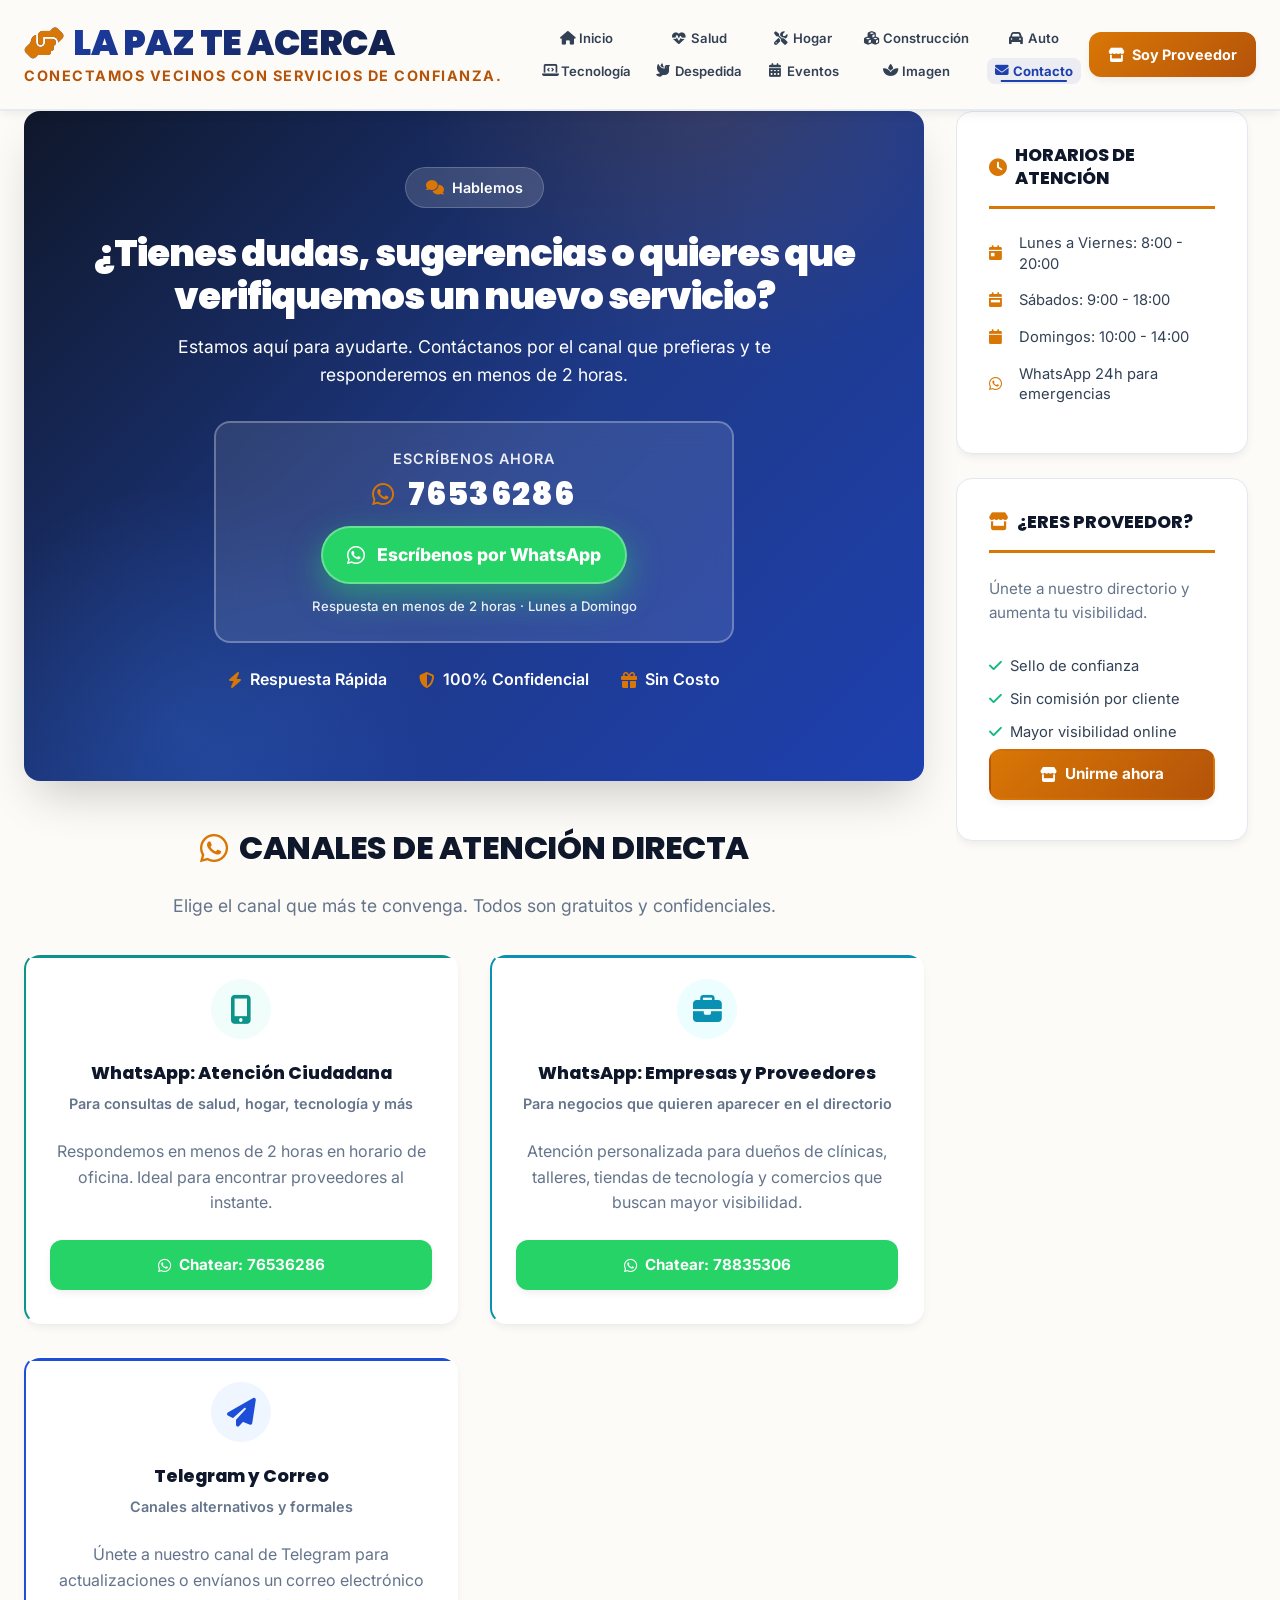
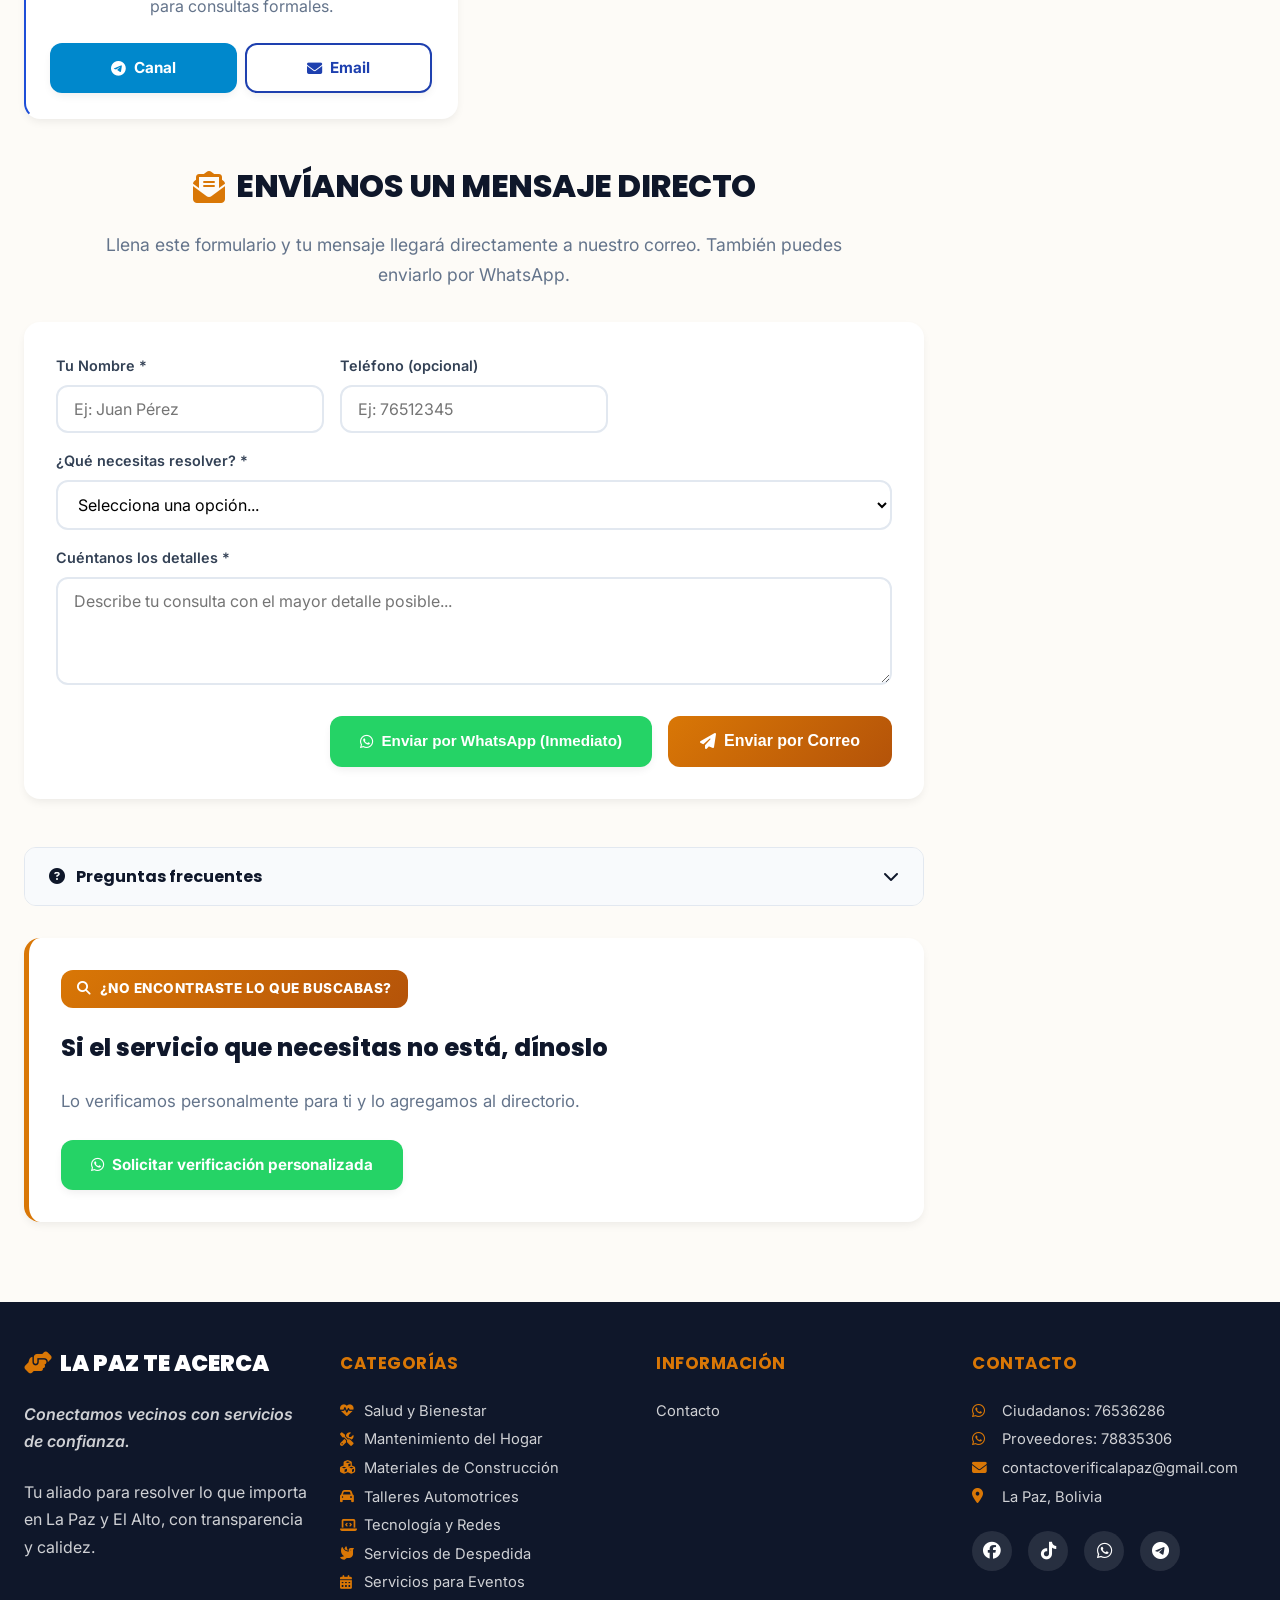
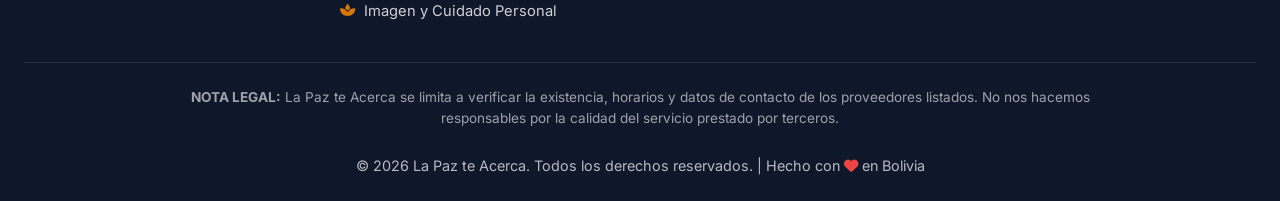
<file: contacto.html>
<!DOCTYPE html>
<html lang="es">
<head>
    <meta charset="UTF-8">
    <meta name="viewport" content="width=device-width, initial-scale=1.0">
    <meta name="description" content="Contáctanos para consultas, sugerencias o para verificar un nuevo servicio. Respuesta en menos de 2 horas.">
    <meta property="og:title" content="Contacto | La Paz te Acerca">
    <meta property="og:description" content="¿Tienes dudas o quieres que verifiquemos un nuevo servicio? Contáctanos.">
    <meta property="og:type" content="website">
    <meta property="og:url" content="https://lapazteacerca.com/contacto.html">
    <meta property="og:image" content="https://lapazteacerca.com/img/og-contacto.jpg">
    <meta property="og:locale" content="es_BO">
    <meta name="twitter:card" content="summary_large_image">
    <meta name="author" content="La Paz te Acerca">
    <meta name="robots" content="index, follow">
    <meta name="theme-color" content="#0F172A">
    <link rel="canonical" href="https://lapazteacerca.com/contacto.html">
    <title>Contacto | La Paz te Acerca</title>
    <link rel="icon" type="image/png" href="img/favicon.png">
    <link rel="preconnect" href="https://fonts.googleapis.com">
    <link rel="preconnect" href="https://fonts.gstatic.com" crossorigin>
    <link href="https://fonts.googleapis.com/css2?family=Inter:wght@300;400;500;600;700;800;900&family=Poppins:wght@400;500;600;700;800;900&display=swap" rel="stylesheet">
    <link rel="stylesheet" href="https://cdnjs.cloudflare.com/ajax/libs/font-awesome/6.5.1/css/all.min.css">
    <link rel="stylesheet" href="css/style.css?v=13.17">
    <script>if('serviceWorker' in navigator){navigator.serviceWorker.register('/sw.js?v=14.0').catch(()=>{})}</script>
    <style>
        /* Estilos nativos para el formulario (sin Bootstrap) */
        .form-grid{display:grid;grid-template-columns:repeat(auto-fit,minmax(250px,1fr));gap:1rem}
        .form-grid .full-width{grid-column:1/-1}
        .form-label-custom{display:block;font-weight:600;font-size:.9rem;margin-bottom:.5rem;color:var(--gris-oscuro)}
        .form-control-custom{width:100%;padding:.75rem 1rem;border:2px solid var(--gris-borde);border-radius:var(--r-md);font-family:var(--f-cuerpo);font-size:1rem;transition:all .2s;background:var(--blanco)}
        .form-control-custom:focus{outline:none;border-color:var(--azul-confianza);box-shadow:0 0 0 3px rgba(30,64,175,.1)}
        .form-actions{display:flex;gap:1rem;justify-content:flex-end;margin-top:1.5rem;flex-wrap:wrap}
        @media(max-width:767px){.form-actions{flex-direction:column}.form-actions .btn{width:100%}}
    </style>
</head>
<body>

    <!-- ========================================
         HEADER DINÁMICO v13.0
         ======================================== -->
    <header class="header-dynamic" id="header" role="banner">
        <div class="container header-content">
            <a href="index.html" class="logo-link">
                <div class="logo">
                    <h1><i class="fas fa-hands-helping" aria-hidden="true"></i> LA PAZ TE ACERCA</h1>
                    <p class="tagline">Conectamos vecinos con servicios de confianza.</p>
                </div>
            </a>

            <button class="menu-toggle" id="menuToggle" aria-label="Abrir menú" aria-expanded="false" aria-controls="nav">
                <span></span>
                <span></span>
                <span></span>
            </button>

            <nav class="nav-simetrico" id="nav" role="navigation" aria-label="Navegación principal">
                <div class="drawer-header">
                    <span class="drawer-title"><i class="fas fa-hands-helping"></i> La Paz te Acerca</span>
                    <button class="drawer-close" id="drawerClose" aria-label="Cerrar menú"><i class="fas fa-times"></i></button>
                </div>

                <div class="nav-row">
                    <a href="index.html" class="nav-link"><i class="fas fa-house" aria-hidden="true"></i> Inicio</a>
                    <a href="salud.html" class="nav-link"><i class="fas fa-heartbeat" aria-hidden="true"></i> Salud</a>
                    <a href="hogar.html" class="nav-link"><i class="fas fa-tools" aria-hidden="true"></i> Hogar</a>
                    <a href="construccion.html" class="nav-link"><i class="fas fa-cubes" aria-hidden="true"></i> Construcción</a>
                    <a href="automotriz.html" class="nav-link"><i class="fas fa-car" aria-hidden="true"></i> Auto</a>
                </div>
                <div class="nav-row">
                    <a href="tecnologia.html" class="nav-link"><i class="fas fa-laptop-code" aria-hidden="true"></i> Tecnología</a>
                    <a href="funerarias.html" class="nav-link"><i class="fas fa-dove" aria-hidden="true"></i> Despedida</a>
                    <a href="eventos.html" class="nav-link"><i class="fas fa-calendar-alt" aria-hidden="true"></i> Eventos</a>
                    <a href="imagen.html" class="nav-link"><i class="fas fa-spa" aria-hidden="true"></i> Imagen</a>
                    <a href="contacto.html" class="nav-link active" aria-current="page"><i class="fas fa-envelope" aria-hidden="true"></i> Contacto</a>
                </div>

                <a href="contacto.html" class="cta-proveedor drawer-cta">
                    <i class="fas fa-store" aria-hidden="true"></i> Soy Proveedor
                </a>
            </nav>

            <a href="contacto.html" class="cta-proveedor">
                <i class="fas fa-store" aria-hidden="true"></i> Soy Proveedor
            </a>
        </div>
    </header>

    <main class="main-content" role="main">
        <div class="container content-grid">
            <div class="content-main">

                <!-- ========================================
                     HERO DE CONTACTO v13.0
                     ======================================== -->
                <section class="hero" aria-labelledby="hero-title">
                    <div class="hero-content">
                        <!-- FIX: Agregado data-categoria para consistencia con el JS -->
                        <div class="hero-badge fade-in" data-categoria="Contacto">
                            <i class="fas fa-comments" aria-hidden="true"></i>
                            Hablemos
                        </div>

                        <h2 class="hero-title fade-in" id="hero-title">
                            ¿Tienes dudas, sugerencias o quieres que verifiquemos un nuevo servicio?
                        </h2>

                        <p class="hero-subtitle fade-in">
                            Estamos aquí para ayudarte. Contáctanos por el canal que prefieras y te responderemos en menos de 2 horas.
                        </p>

                        <!-- Número héroe equilibrado (solo WhatsApp) -->
                        <div class="hero-number fade-in">
                            <p class="hero-number-label">Escríbenos ahora</p>
                            <a href="https://wa.me/59176536286" class="hero-number-tel" target="_blank" rel="noopener noreferrer">
                                <i class="fab fa-whatsapp" aria-hidden="true"></i>
                                76536286
                            </a>
                            <div class="hero-number-actions">
                                <a href="https://wa.me/59176536286?text=Hola,%20tengo%20una%20consulta" 
                                   class="btn-wa-hero" 
                                   target="_blank" 
                                   rel="noopener noreferrer">
                                    <i class="fab fa-whatsapp" aria-hidden="true"></i>
                                    Escríbenos por WhatsApp
                                </a>
                            </div>
                            <p class="hero-number-note">Respuesta en menos de 2 horas · Lunes a Domingo</p>
                        </div>

                        <div class="hero-features fade-in">
                            <div class="hero-feature"><i class="fas fa-bolt" aria-hidden="true"></i><span>Respuesta Rápida</span></div>
                            <div class="hero-feature"><i class="fas fa-shield-alt" aria-hidden="true"></i><span>100% Confidencial</span></div>
                            <div class="hero-feature"><i class="fas fa-gift" aria-hidden="true"></i><span>Sin Costo</span></div>
                        </div>
                    </div>
                </section>

                <!-- ========================================
                     CANALES DE ATENCIÓN DIRECTA
                     ======================================== -->
                <section class="fade-in" aria-labelledby="canales-title">
                    <h2 class="section-title" id="canales-title">
                        <i class="fab fa-whatsapp" aria-hidden="true"></i>
                        CANALES DE ATENCIÓN DIRECTA
                    </h2>
                    <p class="section-description">
                        Elige el canal que más te convenga. Todos son gratuitos y confidenciales.
                    </p>

                    <div class="categories-grid">

                        <div class="category-card category-salud">
                            <div class="category-icon"><i class="fas fa-mobile-alt" aria-hidden="true"></i></div>
                            <h3>WhatsApp: Atención Ciudadana</h3>
                            <p class="category-subtitle">Para consultas de salud, hogar, tecnología y más</p>
                            <p>Respondemos en menos de 2 horas en horario de oficina. Ideal para encontrar proveedores al instante.</p>
                            <div class="category-actions">
                                <a href="https://wa.me/59176536286?text=Hola,%20necesito%20información%20sobre%20un%20servicio" 
                                   class="btn btn-whatsapp btn-block" 
                                   target="_blank" 
                                   rel="noopener noreferrer">
                                    <i class="fab fa-whatsapp" aria-hidden="true"></i> Chatear: 76536286
                                </a>
                            </div>
                        </div>

                        <div class="category-card category-tecnologia">
                            <div class="category-icon"><i class="fas fa-briefcase" aria-hidden="true"></i></div>
                            <h3>WhatsApp: Empresas y Proveedores</h3>
                            <p class="category-subtitle">Para negocios que quieren aparecer en el directorio</p>
                            <p>Atención personalizada para dueños de clínicas, talleres, tiendas de tecnología y comercios que buscan mayor visibilidad.</p>
                            <div class="category-actions">
                                <a href="https://wa.me/59178835306?text=Hola,%20soy%20empresa%20y%20quiero%20más%20información" 
                                   class="btn btn-whatsapp btn-block" 
                                   target="_blank" 
                                   rel="noopener noreferrer">
                                    <i class="fab fa-whatsapp" aria-hidden="true"></i> Chatear: 78835306
                                </a>
                            </div>
                        </div>

                        <div class="category-card category-auto">
                            <div class="category-icon"><i class="fas fa-paper-plane" aria-hidden="true"></i></div>
                            <h3>Telegram y Correo</h3>
                            <p class="category-subtitle">Canales alternativos y formales</p>
                            <p>Únete a nuestro canal de Telegram para actualizaciones o envíanos un correo electrónico para consultas formales.</p>
                            <div class="category-actions">
                                <a href="https://t.me/verificalapaz" class="btn btn-telegram" target="_blank" rel="noopener noreferrer">
                                    <i class="fab fa-telegram" aria-hidden="true"></i> Canal
                                </a>
                                <a href="mailto:contactoverificalapaz@gmail.com" class="btn btn-outline">
                                    <i class="fas fa-envelope" aria-hidden="true"></i> Email
                                </a>
                            </div>
                        </div>

                    </div>
                </section>

                <!-- ========================================
                     FORMULARIO DE CONTACTO (nativo, sin Bootstrap)
                     ======================================== -->
                <section id="formulario" class="fade-in" style="margin-top:3rem;" aria-labelledby="form-title">
                    <h2 class="section-title" id="form-title">
                        <i class="fas fa-envelope-open-text" aria-hidden="true"></i>
                        ENVÍANOS UN MENSAJE DIRECTO
                    </h2>
                    <p class="section-description">
                        Llena este formulario y tu mensaje llegará directamente a nuestro correo. También puedes enviarlo por WhatsApp.
                    </p>

                    <div class="featured-section">
                        <form action="https://formsubmit.co/contactoverificalapaz@gmail.com" method="POST">
                            <input type="hidden" name="_subject" value="Nueva consulta desde La Paz te Acerca">
                            <!-- FIX: Captcha activado para evitar spam -->
                            <input type="hidden" name="_captcha" value="true">
                            <input type="hidden" name="_next" value="https://lapazteacerca.com/contacto.html?exito=1">

                            <div class="form-grid">
                                <div>
                                    <label class="form-label-custom" for="nombre">Tu Nombre *</label>
                                    <input type="text" class="form-control-custom" name="nombre" required placeholder="Ej: Juan Pérez">
                                </div>
                                <div>
                                    <label class="form-label-custom" for="telefono">Teléfono (opcional)</label>
                                    <input type="tel" class="form-control-custom" name="telefono" placeholder="Ej: 76512345">
                                </div>
                                <div class="full-width">
                                    <label class="form-label-custom" for="tipo">¿Qué necesitas resolver? *</label>
                                    <select class="form-control-custom" name="tipo" required>
                                        <option value="">Selecciona una opción...</option>
                                        <option value="Salud">?? Salud (Clínica/Veterinaria)</option>
                                        <option value="Hogar">?? Hogar (Plomero/Electricista)</option>
                                        <option value="Automotriz">?? Automotriz (Taller/Grúa)</option>
                                        <option value="Tecnologia">?? Tecnología (Celulares/Laptops)</option>
                                        <option value="Construccion">??? Materiales de Construcción</option>
                                        <option value="Funeraria">??? Despedida y Homenaje</option>
                                        <option value="Eventos">?? Servicios para Eventos</option>
                                        <option value="Imagen">?? Imagen y Cuidado Personal</option>
                                        <option value="Proveedor">?? Quiero ser proveedor</option>
                                        <option value="Otro">Otro / Sugerencia / Queja</option>
                                    </select>
                                </div>
                                <div class="full-width">
                                    <label class="form-label-custom" for="mensaje">Cuéntanos los detalles *</label>
                                    <textarea class="form-control-custom" name="mensaje" rows="4" required placeholder="Describe tu consulta con el mayor detalle posible..."></textarea>
                                </div>
                            </div>

                            <div class="form-actions">
                                <button type="button" class="btn btn-whatsapp" onclick="enviarWhatsAppDirecto()"><i class="fab fa-whatsapp"></i> Enviar por WhatsApp (Inmediato)</button>
                                <button type="submit" class="btn-submit"><i class="fas fa-paper-plane"></i> Enviar por Correo</button>
                            </div>
                        </form>
                    </div>
                </section>

                <!-- ========================================
                     PREGUNTAS FRECUENTES (ACORDEÓN)
                     ======================================== -->
                <section class="fade-in" style="margin-top:3rem;">
                    <div class="acordeon-info">
                        <div class="acordeon-header" onclick="toggleAcordeon(this)">
                            <span><i class="fas fa-question-circle" style="margin-right:.5rem;"></i> Preguntas frecuentes</span>
                            <i class="fas fa-chevron-down"></i>
                        </div>
                        <div class="acordeon-content">
                            <ul>
                                <li><i class="fas fa-check"></i> <strong>¿Cuánto cuesta usar La Paz te Acerca?</strong> Para los ciudadanos es 100% gratuito. Solo pagas el servicio del proveedor.</li>
                                <li><i class="fas fa-check"></i> <strong>¿Cómo verifican que un servicio es confiable?</strong> Llamamos, visitamos y probamos personalmente cada lugar antes de darles nuestro sello.</li>
                                <li><i class="fas fa-check"></i> <strong>¿Cómo aparezco como proveedor?</strong> Escríbenos a la Línea de Empresas (78835306). Evaluamos tu negocio y, si cumples nuestros estándares, te integramos.</li>
                                <li><i class="fas fa-check"></i> <strong>¿Qué pasa si un proveedor me estafa?</strong> Aplicamos la "Regla de las 3 quejas". Si recibimos 3 reclamos verificados, lo retiramos inmediatamente.</li>
                            </ul>
                        </div>
                    </div>
                </section>

                <!-- ========================================
                     CTA FINAL
                     ======================================== -->
                <section class="featured-section fade-in cta-final" aria-labelledby="cta-title">
                    <div class="featured-badge">
                        <i class="fas fa-search" aria-hidden="true"></i>
                        ¿NO ENCONTRASTE LO QUE BUSCABAS?
                    </div>
                    <h3 id="cta-title">Si el servicio que necesitas no está, dínoslo</h3>
                    <p>Lo verificamos personalmente para ti y lo agregamos al directorio.</p>
                    <a href="https://wa.me/59176536286?text=Hola,%20busco%20un%20servicio%20que%20no%20está%20en%20la%20web" 
                       class="btn btn-whatsapp" 
                       target="_blank" 
                       rel="noopener noreferrer">
                        <i class="fab fa-whatsapp" aria-hidden="true"></i> Solicitar verificación personalizada
                    </a>
                </section>

            </div>

            <!-- ========================================
                 SIDEBAR
                 ======================================== -->
            <aside class="sidebar" role="complementary">

                <div class="sidebar-section fade-in">
                    <h3><i class="fas fa-clock" aria-hidden="true"></i> HORARIOS DE ATENCIÓN</h3>
                    <ul class="contact-info" style="color:var(--gris-oscuro);">
                        <li><i class="fas fa-calendar-day" aria-hidden="true"></i> Lunes a Viernes: 8:00 - 20:00</li>
                        <li><i class="fas fa-calendar-week" aria-hidden="true"></i> Sábados: 9:00 - 18:00</li>
                        <li><i class="fas fa-calendar" aria-hidden="true"></i> Domingos: 10:00 - 14:00</li>
                        <li><i class="fab fa-whatsapp" aria-hidden="true"></i> WhatsApp 24h para emergencias</li>
                    </ul>
                </div>

                <div class="sidebar-section fade-in">
                    <h3><i class="fas fa-store" aria-hidden="true"></i> ¿ERES PROVEEDOR?</h3>
                    <p>Únete a nuestro directorio y aumenta tu visibilidad.</p>
                    <ul class="provider-benefits">
                        <li><i class="fas fa-check" aria-hidden="true"></i> Sello de confianza</li>
                        <li><i class="fas fa-check" aria-hidden="true"></i> Sin comisión por cliente</li>
                        <li><i class="fas fa-check" aria-hidden="true"></i> Mayor visibilidad online</li>
                    </ul>
                    <a href="https://wa.me/59178835306?text=Hola,%20soy%20proveedor%20y%20quiero%20aparecer%20en%20el%20directorio" 
                       class="btn btn-primary btn-block" 
                       target="_blank" 
                       rel="noopener noreferrer">
                        <i class="fas fa-store" aria-hidden="true"></i> Unirme ahora
                    </a>
                </div>

                <div class="sidebar-section fade-in">
                    <h3><i class="fas fa-share-alt" aria-hidden="true"></i> SÍGUENOS</h3>
                    <div class="social-grid">
                        <a href="https://facebook.com/ContactoverificaLaPaz" class="social-link facebook" target="_blank" rel="noopener noreferrer"><i class="fab fa-facebook-f" aria-hidden="true"></i><span>Facebook</span></a>
                        <a href="https://tiktok.com/@verifica_la_paz" class="social-link tiktok" target="_blank" rel="noopener noreferrer"><i class="fab fa-tiktok" aria-hidden="true"></i><span>TikTok</span></a>
                    </div>
                </div>

            </aside>
        </div>
    </main>

    <!-- ========================================
         FOOTER
         ======================================== -->
    <footer class="footer" role="contentinfo">
        <div class="container">
            <div class="footer-content">

                <div class="footer-section">
                    <h3><i class="fas fa-hands-helping" aria-hidden="true"></i> LA PAZ TE ACERCA</h3>
                    <p class="footer-tagline">Conectamos vecinos con servicios de confianza.</p>
                    <p>Tu aliado para resolver lo que importa en La Paz y El Alto, con transparencia y calidez.</p>
                </div>

                <div class="footer-section">
                    <h4>Categorías</h4>
                    <ul>
                        <li><a href="salud.html"><i class="fas fa-heartbeat" aria-hidden="true"></i> Salud y Bienestar</a></li>
                        <li><a href="hogar.html"><i class="fas fa-tools" aria-hidden="true"></i> Mantenimiento del Hogar</a></li>
                        <li><a href="construccion.html"><i class="fas fa-cubes" aria-hidden="true"></i> Materiales de Construcción</a></li>
                        <li><a href="automotriz.html"><i class="fas fa-car" aria-hidden="true"></i> Talleres Automotrices</a></li>
                        <li><a href="tecnologia.html"><i class="fas fa-laptop-code" aria-hidden="true"></i> Tecnología y Redes</a></li>
                        <li><a href="funerarias.html"><i class="fas fa-dove" aria-hidden="true"></i> Servicios de Despedida</a></li>
                        <li><a href="eventos.html"><i class="fas fa-calendar-alt" aria-hidden="true"></i> Servicios para Eventos</a></li>
                        <li><a href="imagen.html"><i class="fas fa-spa" aria-hidden="true"></i> Imagen y Cuidado Personal</a></li>
                    </ul>
                </div>

                <div class="footer-section">
                    <h4>Información</h4>
                    <ul><li><a href="contacto.html">Contacto</a></li></ul>
                </div>

                <div class="footer-section">
                    <h4>Contacto</h4>
                    <ul class="contact-info">
                        <li><i class="fab fa-whatsapp" aria-hidden="true"></i> Ciudadanos: 76536286</li>
                        <li><i class="fab fa-whatsapp" aria-hidden="true"></i> Proveedores: 78835306</li>
                        <li><i class="fas fa-envelope" aria-hidden="true"></i> contactoverificalapaz@gmail.com</li>
                        <li><i class="fas fa-map-marker-alt" aria-hidden="true"></i> La Paz, Bolivia</li>
                    </ul>
                    <div class="footer-social">
                        <a href="https://facebook.com/ContactoverificaLaPaz" target="_blank" rel="noopener noreferrer" aria-label="Facebook"><i class="fab fa-facebook" aria-hidden="true"></i></a>
                        <a href="https://tiktok.com/@verifica_la_paz" target="_blank" rel="noopener noreferrer" aria-label="TikTok"><i class="fab fa-tiktok" aria-hidden="true"></i></a>
                        <a href="https://wa.me/59176536286" target="_blank" rel="noopener noreferrer" aria-label="WhatsApp"><i class="fab fa-whatsapp" aria-hidden="true"></i></a>
                        <a href="https://t.me/verificalapaz" target="_blank" rel="noopener noreferrer" aria-label="Telegram"><i class="fab fa-telegram" aria-hidden="true"></i></a>
                    </div>
                </div>

            </div>

            <div class="footer-bottom">
                <div class="footer-legal">
                    <p><strong>NOTA LEGAL:</strong> La Paz te Acerca se limita a verificar la existencia, horarios y datos de contacto de los proveedores listados. No nos hacemos responsables por la calidad del servicio prestado por terceros.</p>
                </div>
                <p class="copyright">© <span id="current-year"></span> La Paz te Acerca. Todos los derechos reservados. | Hecho con <i class="fas fa-heart" aria-hidden="true"></i> en Bolivia</p>
            </div>
        </div>
    </footer>

    <!-- ========================================
         TOAST / BACK TO TOP / OVERLAY
         (FIX: Eliminado el bloque .mobile-showcase muerto)
         ======================================== -->
    <div id="toast-container" class="toast-container" aria-live="polite" aria-atomic="true"></div>
    <button id="backToTop" class="back-to-top" aria-label="Volver arriba" title="Volver arriba"><i class="fas fa-arrow-up" aria-hidden="true"></i></button>
    <div class="nav-overlay" id="navOverlay"></div>

    <!-- ========================================
         SCRIPTS
         ======================================== -->
    <script src="js/main.js?v=14.0"></script>
    <script>
        // Función para enviar el formulario por WhatsApp directamente
        function enviarWhatsAppDirecto() {
            const nombre = document.querySelector('input[name="nombre"]').value.trim() || 'Ciudadano';
            const tipo = document.querySelector('select[name="tipo"]').value || 'Consulta general';
            const mensaje = document.querySelector('textarea[name="mensaje"]').value.trim() || 'Sin detalles';

            const texto = `Hola, soy ${nombre}. Necesito ayuda con: ${tipo}.\n\nDetalles: ${mensaje}`;
            window.open(`https://wa.me/59176536286?text=${encodeURIComponent(texto)}`, '_blank');
        }

        // Año dinámico en el footer
        document.getElementById('current-year').textContent = new Date().getFullYear();
    </script>

</body>
</html>
</file>
<file: css/style.css>
﻿/* ============================================================
   LA PAZ TE ACERCA — CSS PÚBLICO v13.17
   Doctrina: rescatar lo operativo, reinventar lo estético.
   
   Cambios v13.0 → v13.16: (ver historial previo)
   
   Cambios v13.17:
   - FIX: Eliminar espacio blanco entre hero y secciones en móvil.
   - FIX: Márgenes mínimos en "Negocios Recomendados" (móvil).
   - FIX: Título y subtítulo compactos en móvil.
   - FIX: Padding mínimo en featured-section (móvil).
   ============================================================ */

@import url('tokens.css');

/* ---------- 0. RESET ---------- */
*, *::before, *::after { margin: 0; padding: 0; box-sizing: border-box; }

html {
  scroll-behavior: smooth;
  font-size: 16px;
  overflow-x: hidden !important;
  max-width: 100vw;
}

body {
  font-family: var(--f-cuerpo);
  font-size: var(--fs-body);
  line-height: 1.6;
  color: var(--gris-oscuro);
  background: var(--fondo);
  -webkit-font-smoothing: antialiased;
  -moz-osx-font-smoothing: grayscale;
  overflow-x: clip;
  max-width: 100vw;
}

::selection { background: var(--ocre-calidad); color: var(--blanco); }

img {
  max-width: 100% !important;
  height: auto !important;
  display: block;
}

a { text-decoration: none; color: inherit; }

ul { list-style: none; }

*:focus-visible {
  outline: 3px solid var(--ocre-calidad);
  outline-offset: 2px;
  border-radius: var(--r-sm);
}

.container { max-width: 1280px; margin: 0 auto; padding: 0 1.5rem; width: 100%; }

.content-grid { display: grid; grid-template-columns: 1fr; gap: var(--sp-4); align-items: start; }
.content-main { min-width: 0; }

@media (min-width: 992px) {
  .content-grid { grid-template-columns: 1fr 300px; }
}

/* ============================================================
   1. HEADER + NAV (3 columnas: logo | nav grid 5×2 | CTA)
   ============================================================ */
.header-dynamic {
  background: rgba(253, 251, 247, .98);
  backdrop-filter: blur(18px);
  -webkit-backdrop-filter: blur(18px);
  border-bottom: 2px solid rgba(226, 232, 240, .8);
  padding: var(--sp-3) 0;
  position: sticky;
  top: 0;
  z-index: var(--z-header);
  box-shadow: var(--sh-2);
  transition: var(--t-norm);
}

.header-dynamic.scrolled { padding: var(--sp-2) 0; box-shadow: var(--sh-3); }

.header-content {
  display: grid;
  grid-template-columns: auto 1fr auto;
  align-items: center;
  gap: var(--sp-2);
  width: 100%;
  max-width: 1400px;
  margin: 0 auto;
  padding: 0 1.5rem;
}

.logo-link { display: flex; text-decoration: none; }

.logo { 
  display: flex; 
  flex-direction: column; 
  flex-shrink: 0;
  padding-right: var(--sp-2);
}

.logo h1 {
  font-family: var(--f-titulo);
  font-size: clamp(1.5rem, 4vw, 2.2rem);
  font-weight: 900;
  background: var(--grad-azul);
  -webkit-background-clip: text;
  background-clip: text;
  -webkit-text-fill-color: transparent;
  letter-spacing: -.5px;
  display: flex;
  align-items: center;
  gap: .6rem;
  line-height: 1.1;
  white-space: nowrap;
  transition: transform .3s;
}

.logo h1 i {
  color: var(--ocre-calidad);
  -webkit-text-fill-color: var(--ocre-calidad);
  font-size: clamp(1.4rem, 4vw, 2rem);
}

.logo-link:hover .logo h1 { transform: scale(1.03); }

.tagline {
  font-size: clamp(.75rem, 1.5vw, .9rem);
  color: var(--ocre-oscuro);
  font-weight: 700;
  text-transform: uppercase;
  letter-spacing: 1.5px;
  margin-top: 4px;
  line-height: 1.3;
  white-space: nowrap;
}

.nav-simetrico {
  display: grid;
  grid-template-columns: repeat(5, 1fr);
  grid-template-rows: repeat(2, auto);
  justify-items: center;
  align-items: center;
  gap: .4rem .6rem;
  flex: 1;
  min-width: 0;
}

.nav-row { display: contents; }

.nav-link {
  display: flex;
  align-items: center;
  justify-content: center;
  gap: .3rem;
  color: var(--gris-oscuro);
  font-weight: 600;
  font-size: .82rem;
  padding: .4rem .5rem;
  border-radius: var(--r-sm);
  transition: var(--t-fast);
  position: relative;
  white-space: nowrap;
  line-height: 1;
}

.nav-link::after {
  content: '';
  position: absolute;
  bottom: 2px;
  left: 50%;
  transform: translateX(-50%);
  width: 0;
  height: 2px;
  background: var(--azul-confianza);
  transition: var(--t-norm);
}

.nav-link:hover::after, .nav-link.active::after { width: 70%; }

.nav-link:hover { color: var(--azul-confianza); background: rgba(30, 64, 175, .05); }

.nav-link.active { color: var(--azul-confianza); background: rgba(30, 64, 175, .08); font-weight: 700; }

.nav-link i { font-size: .85rem; width: 14px; text-align: center; flex-shrink: 0; }

.cta-proveedor, .btn-proveedor {
  display: inline-flex;
  align-items: center;
  gap: .5rem;
  background: var(--grad-ocre);
  color: var(--blanco);
  font-weight: 700;
  font-size: .9rem;
  padding: .7rem 1.2rem;
  border-radius: var(--r-md);
  box-shadow: var(--sh-2);
  transition: var(--t-norm);
  white-space: nowrap;
  flex-shrink: 0;
  position: relative;
  overflow: hidden;
  justify-self: end;
}

.cta-proveedor::before, .btn-proveedor::before {
  content: '';
  position: absolute;
  top: 50%;
  left: 50%;
  width: 0;
  height: 0;
  border-radius: 50%;
  background: rgba(255, 255, 255, .3);
  transform: translate(-50%, -50%);
  transition: width .6s, height .6s;
}

.cta-proveedor:hover::before, .btn-proveedor:hover::before { width: 300px; height: 300px; }

.cta-proveedor:hover, .btn-proveedor:hover { transform: translateY(-3px); box-shadow: var(--glow-ocre); color: var(--blanco); }

.menu-toggle {
  display: none;
  flex-direction: column;
  justify-content: center;
  align-items: center;
  gap: 5px;
  background: none;
  border: none;
  cursor: pointer;
  padding: 8px;
  min-width: 44px;
  min-height: 44px;
  border-radius: var(--r-sm);
  transition: var(--t-fast);
  z-index: var(--z-toggle);
  flex-shrink: 0;
}

.menu-toggle:hover { background: rgba(30, 64, 175, .05); }

.menu-toggle span {
  width: 22px;
  height: 2.5px;
  background: var(--azul-profundo);
  border-radius: 2px;
  transition: var(--t-norm);
  display: block;
}

.menu-toggle.active span:nth-child(1) { transform: rotate(45deg) translate(5px, 5px); }
.menu-toggle.active span:nth-child(2) { opacity: 0; }
.menu-toggle.active span:nth-child(3) { transform: rotate(-45deg) translate(7px, -6px); }

.nav-overlay {
  position: fixed;
  inset: 0;
  background: rgba(0, 0, 0, .5);
  backdrop-filter: blur(4px);
  z-index: var(--z-overlay);
  opacity: 0;
  visibility: hidden;
  transition: opacity .3s, visibility .3s;
  pointer-events: none;
}

.nav-overlay.active { opacity: 1; visibility: visible; pointer-events: auto; }

/* ============================================================
   2. HERO
   ============================================================ */
.hero {
  background: var(--grad-hero);
  color: var(--blanco);
  padding: clamp(2rem, 6vw, 3.5rem) clamp(1.5rem, 4vw, 3rem);
  border-radius: var(--r-lg);
  margin-bottom: var(--sp-5);
  position: relative;
  overflow: hidden;
  box-shadow: var(--sh-4);
}

.hero::before {
  content: '';
  position: absolute;
  top: -50%;
  right: -10%;
  width: 600px;
  height: 600px;
  background: radial-gradient(circle, rgba(217, 119, 6, .15), transparent 70%);
  border-radius: 50%;
  animation: float 8s ease-in-out infinite;
}

.hero::after {
  content: '';
  position: absolute;
  bottom: -30%;
  left: -10%;
  width: 500px;
  height: 500px;
  background: radial-gradient(circle, rgba(59, 130, 246, .2), transparent 70%);
  border-radius: 50%;
  animation: float 10s ease-in-out infinite reverse;
}

@keyframes float {
  0%, 100% { transform: translateY(0) scale(1); }
  50% { transform: translateY(-20px) scale(1.05); }
}

.hero-content { position: relative; z-index: 1; text-align: center; }

.hero-badge {
  display: inline-flex;
  align-items: center;
  gap: .5rem;
  background: rgba(255, 255, 255, .15);
  backdrop-filter: blur(10px);
  padding: .5rem 1.25rem;
  border-radius: var(--r-full);
  font-size: .9rem;
  font-weight: 600;
  margin-bottom: var(--sp-3);
  border: 1px solid rgba(255, 255, 255, .2);
  animation: fadeInDown .6s ease-out;
}

.hero-badge i { color: var(--ocre-calidad); }

.hero-title {
  font-family: var(--f-titulo);
  font-size: var(--fs-display);
  font-weight: 900;
  margin-bottom: var(--sp-2);
  letter-spacing: -1px;
  line-height: 1.15;
  animation: fadeInUp .8s ease-out;
}

.hero-subtitle {
  font-size: clamp(.95rem, 2.2vw, 1.1rem);
  max-width: 620px;
  margin: 0 auto var(--sp-4);
  opacity: .95;
  line-height: 1.6;
  animation: fadeInUp 1s ease-out;
}

.hero-number {
  max-width: 520px;
  margin: 0 auto var(--sp-3);
  background: rgba(255, 255, 255, .10);
  backdrop-filter: blur(12px);
  border: 2px solid rgba(255, 255, 255, .28);
  border-radius: var(--r-lg);
  padding: clamp(1rem, 2.5vw, 1.5rem);
  animation: fadeInUp 1.1s ease-out;
}

.hero-number-label {
  font-size: .9rem;
  font-weight: 600;
  text-transform: uppercase;
  letter-spacing: 1px;
  opacity: .9;
  margin-bottom: .5rem;
}

.hero-number-tel {
  display: flex;
  align-items: center;
  justify-content: center;
  gap: .75rem;
  color: var(--blanco);
  font-family: var(--f-titulo);
  font-weight: 900;
  font-size: clamp(1.55rem, 4.2vw, 2rem);
  letter-spacing: .04em;
  line-height: 1;
  text-decoration: none;
  transition: color .3s;
  margin-bottom: 1rem;
}

.hero-number-tel:hover { color: var(--ocre-calidad); }

.hero-number-tel i {
  color: var(--ocre-calidad);
  font-size: clamp(1.2rem, 3.5vw, 1.6rem);
  animation: pulse-phone 2s infinite;
}

@keyframes pulse-phone {
  0%, 100% { transform: scale(1); }
  50% { transform: scale(1.12); }
}

.hero-number-actions { display: flex; gap: .75rem; justify-content: center; flex-wrap: wrap; }

.hero-number-note { font-size: .82rem; opacity: .9; margin-top: .75rem; font-weight: 500; }

.btn-wa-hero {
  display: inline-flex;
  align-items: center;
  gap: .75rem;
  background: var(--whatsapp);
  color: var(--blanco);
  font-weight: 800;
  font-size: clamp(.95rem, 2.5vw, 1.1rem);
  padding: .8rem 1.5rem;
  border-radius: var(--r-full);
  box-shadow: var(--glow-wa);
  transition: var(--t-norm);
  border: 2px solid rgba(255, 255, 255, .3);
}

.btn-wa-hero:hover { background: var(--whatsapp-hover); transform: translateY(-3px) scale(1.02); }
.btn-wa-hero i { font-size: 1.3rem; }

.btn-call-hero {
  display: inline-flex;
  align-items: center;
  gap: .6rem;
  background: rgba(255, 255, 255, .15);
  color: var(--blanco);
  font-weight: 700;
  font-size: clamp(.9rem, 2.5vw, 1.05rem);
  padding: .8rem 1.3rem;
  border-radius: var(--r-full);
  border: 2px solid rgba(255, 255, 255, .35);
  transition: var(--t-norm);
}

.btn-call-hero:hover { background: rgba(255, 255, 255, .28); transform: translateY(-3px); }

.hero-features {
  display: flex;
  justify-content: center;
  gap: var(--sp-4);
  margin: var(--sp-3) 0 var(--sp-4);
  flex-wrap: wrap;
  animation: fadeInUp 1.2s ease-out;
}

.hero-feature { display: flex; align-items: center; gap: .5rem; font-size: clamp(.9rem, 2vw, 1rem); font-weight: 600; }
.hero-feature i { color: var(--ocre-calidad); }

.btn-provider-link {
  display: inline-flex;
  align-items: center;
  gap: .75rem;
  background: var(--whatsapp);
  color: var(--blanco);
  font-weight: 800;
  font-size: clamp(1rem, 3vw, 1.2rem);
  padding: .9rem 1.75rem;
  border-radius: var(--r-full);
  box-shadow: var(--glow-wa);
  transition: var(--t-norm);
  border: 2px solid rgba(255, 255, 255, .3);
}

.btn-provider-link:hover { background: var(--whatsapp-hover); transform: translateY(-3px) scale(1.02); }
.btn-provider-link i { font-size: 1.5rem; }

.btn-provider-link[href^="#"] {
  background: var(--blanco);
  color: var(--azul-profundo);
  border: 2px solid var(--blanco);
}

.btn-provider-link[href^="#"]:hover {
  background: var(--ocre-calidad);
  color: #fff;
  border-color: var(--ocre-calidad);
}

.hero-chips-wrapper {
  max-width: 820px;
  margin: var(--sp-4) auto 0;
  background: rgba(255, 255, 255, .06);
  backdrop-filter: blur(10px);
  border: 1px solid rgba(255, 255, 255, .18);
  border-radius: var(--r-lg);
  padding: 1.25rem 1.5rem;
  animation: fadeInUp 1.4s ease-out;
}

.hero-chips-title {
  font-family: var(--f-titulo);
  font-size: .85rem;
  font-weight: 700;
  text-transform: uppercase;
  letter-spacing: 1.5px;
  color: var(--ocre-calidad);
  text-align: center;
  margin-bottom: 1rem;
  opacity: .95;
}

.hero-chips {
  display: grid;
  grid-template-columns: repeat(4, minmax(0, 1fr));
  justify-items: center;
  gap: .7rem;
}

.chip {
  display: inline-flex;
  align-items: center;
  justify-content: center;
  gap: .5rem;
  padding: .7rem 1rem;
  border-radius: var(--r-full);
  background: rgba(255, 255, 255, .12);
  backdrop-filter: blur(12px);
  color: var(--blanco);
  font-size: .9rem;
  font-weight: 600;
  border: 1px solid rgba(255, 255, 255, .25);
  box-shadow: 0 4px 15px rgba(0, 0, 0, .1);
  transition: var(--t-norm);
  width: 100%;
  max-width: 190px;
  cursor: pointer;
}

.chip:hover {
  background: rgba(255, 255, 255, .25);
  transform: translateY(-3px);
  border-color: var(--ocre-calidad);
  box-shadow: 0 8px 25px rgba(217, 119, 6, .25);
}

.chip i { font-size: 1rem; }

/* ============================================================
   3. BOTONES
   ============================================================ */
.btn {
  display: inline-flex;
  align-items: center;
  justify-content: center;
  gap: .5rem;
  padding: .875rem 1.75rem;
  border-radius: var(--r-md);
  font-weight: 700;
  font-size: .95rem;
  transition: var(--t-norm);
  border: 2px solid transparent;
  cursor: pointer;
  box-shadow: var(--sh-2);
  position: relative;
  overflow: hidden;
  line-height: 1.2;
}

.btn::before {
  content: '';
  position: absolute;
  top: 50%;
  left: 50%;
  width: 0;
  height: 0;
  border-radius: 50%;
  background: rgba(255, 255, 255, .3);
  transform: translate(-50%, -50%);
  transition: width .6s, height .6s;
}

.btn:hover::before { width: 300px; height: 300px; }
.btn:hover { transform: translateY(-3px); box-shadow: var(--sh-3); }

.btn-primary { background: var(--grad-ocre); color: var(--blanco); }
.btn-primary:hover { box-shadow: var(--glow-ocre); }

.btn-secondary { background: var(--grad-azul); color: var(--blanco); }

.btn-outline { background: transparent; border-color: var(--azul-confianza); color: var(--azul-confianza); }
.btn-outline:hover { background: var(--azul-confianza); color: var(--blanco); }

.btn-whatsapp { background: var(--whatsapp); color: var(--blanco); }
.btn-whatsapp:hover { background: var(--whatsapp-hover); box-shadow: 0 8px 20px rgba(37, 211, 102, .4); }

.btn-telegram { background: var(--telegram); color: var(--blanco); }
.btn-telegram:hover { background: #006699; box-shadow: 0 8px 20px rgba(0, 136, 204, .4); }

.btn-block { width: 100%; margin-bottom: var(--sp-1); }

.btn-submit {
  background: var(--grad-ocre);
  color: var(--blanco);
  border: none;
  padding: .875rem 2rem;
  border-radius: var(--r-md);
  font-weight: 700;
  font-size: 1rem;
  cursor: pointer;
  transition: var(--t-norm);
  display: inline-flex;
  align-items: center;
  gap: .5rem;
}

.btn-submit:hover { transform: translateY(-2px); box-shadow: var(--glow-ocre); }

.btn-sm { padding: .5rem 1rem; font-size: .85rem; }

.btn-salud { background: var(--c-salud); color: #fff; }
.btn-salud:hover { background: var(--c-salud-l); }

.btn-hogar { background: var(--c-hogar); color: #fff; }
.btn-hogar:hover { background: var(--c-hogar-l); }

.btn-construccion { background: var(--c-construccion); color: #fff; }
.btn-construccion:hover { background: var(--c-construccion-l); }

.btn-auto { background: var(--c-auto); color: #fff; }
.btn-auto:hover { background: var(--c-auto-l); }

.btn-tecnologia { background: var(--c-tecnologia); color: #fff; }
.btn-tecnologia:hover { background: var(--c-tecnologia-l); }

.btn-funeraria { background: var(--c-funeraria); color: #fff; }
.btn-funeraria:hover { background: var(--c-funeraria-l); }

.btn-eventos { background: var(--c-eventos); color: #fff; }
.btn-eventos:hover { background: var(--c-eventos-l); }

.btn-imagen { background: var(--c-imagen); color: #fff; }
.btn-imagen:hover { background: var(--c-imagen-l); }

/* ============================================================
   4. SECCIONES / TÍTULOS
   ============================================================ */
section { scroll-margin-top: 100px; }
section + section { margin-top: var(--sp-5); }

.section-title {
  font-family: var(--f-titulo);
  font-size: var(--fs-h2);
  font-weight: 800;
  color: var(--azul-profundo);
  text-align: center;
  margin-bottom: var(--sp-3);
  display: flex;
  align-items: center;
  justify-content: center;
  gap: .75rem;
  letter-spacing: -.5px;
  line-height: 1.2;
  flex-wrap: wrap;
}

.section-title i { color: var(--ocre-calidad); }

.section-description {
  text-align: center;
  font-size: clamp(1rem, 2vw, 1.1rem);
  color: var(--gris-medio);
  max-width: 800px;
  margin: 0 auto var(--sp-4);
  line-height: 1.7;
}

/* ============================================================
   5. CATEGORÍAS
   ============================================================ */
.categories-section { margin-bottom: var(--sp-5); }

.categories-grid {
  display: grid;
  grid-template-columns: repeat(auto-fit, minmax(280px, 1fr));
  gap: var(--sp-4);
}

.category-card {
  background: var(--blanco);
  padding: var(--sp-4);
  border-radius: var(--r-lg);
  box-shadow: var(--sh-2);
  transition: var(--t-norm);
  border: 2px solid transparent;
  border-left-width: 2px !important;
  border-left-style: solid !important;
  position: relative;
  overflow: hidden;
  display: flex;
  flex-direction: column;
  max-width: 100%;
}

.category-card::before {
  content: '';
  position: absolute;
  top: 0;
  left: 0;
  right: 0;
  height: 3px;
  background: var(--grad-azul);
}

.category-card:hover { transform: translateY(-8px); box-shadow: var(--sh-4); }

.category-icon {
  width: 72px;
  height: 72px;
  border-radius: 50%;
  display: flex;
  align-items: center;
  justify-content: center;
  margin: 0 auto var(--sp-3);
  font-size: 2.2rem;
  transition: var(--t-norm);
  flex-shrink: 0;
}

.category-card:hover .category-icon { transform: scale(1.1) rotate(5deg); }

.category-salud::before { background: var(--c-salud); }
.category-salud { border-left-color: var(--c-salud) !important; }
.category-salud .category-icon { background: var(--bg-salud); color: var(--c-salud); }

.category-hogar::before { background: var(--c-hogar); }
.category-hogar { border-left-color: var(--c-hogar) !important; }
.category-hogar .category-icon { background: var(--bg-hogar); color: var(--c-hogar); }

.category-construccion::before { background: var(--c-construccion); }
.category-construccion { border-left-color: var(--c-construccion) !important; }
.category-construccion .category-icon { background: var(--bg-construccion); color: var(--c-construccion); }

.category-auto::before { background: var(--c-auto); }
.category-auto { border-left-color: var(--c-auto) !important; }
.category-auto .category-icon { background: var(--bg-auto); color: var(--c-auto); }

.category-tecnologia::before { background: var(--c-tecnologia); }
.category-tecnologia { border-left-color: var(--c-tecnologia) !important; }
.category-tecnologia .category-icon { background: var(--bg-tecnologia); color: var(--c-tecnologia); }

.category-funeraria::before { background: var(--c-funeraria); }
.category-funeraria { border-left-color: var(--c-funeraria) !important; }
.category-funeraria .category-icon { background: var(--bg-funeraria); color: var(--c-funeraria); }

.category-eventos::before { background: var(--c-eventos); }
.category-eventos { border-left-color: var(--c-eventos) !important; }
.category-eventos .category-icon { background: var(--bg-eventos); color: var(--c-eventos); }

.category-imagen::before { background: var(--c-imagen); }
.category-imagen { border-left-color: var(--c-imagen) !important; }
.category-imagen .category-icon { background: var(--bg-imagen); color: var(--c-imagen); }

.category-card h3 {
  font-family: var(--f-titulo);
  font-size: var(--fs-h3);
  font-weight: 800;
  color: var(--azul-profundo);
  text-align: center;
  margin-bottom: var(--sp-1);
  line-height: 1.2;
  display: flex;
  flex-wrap: wrap;
  align-items: center;
  justify-content: center;
  gap: .4rem;
  row-gap: .3rem;
}

.category-card h3 span {
  white-space: nowrap !important;
  flex-shrink: 0 !important;
  display: inline-flex !important;
  align-items: center;
  gap: .2rem;
}

.category-subtitle {
  text-align: center;
  color: var(--ocre-oscuro);
  font-weight: 600;
  font-size: .9rem;
  margin-bottom: var(--sp-2);
}

.category-card > p {
  color: var(--gris-medio);
  text-align: center;
  margin-bottom: var(--sp-3);
  line-height: 1.6;
  flex-grow: 1;
}

.proveedor-servicios {
  color: var(--gris-oscuro);
  font-size: .92rem;
  line-height: 1.5;
  text-align: center;
  margin-bottom: var(--sp-2);
}

.category-services { margin-bottom: var(--sp-3); }

.category-services li {
  padding: .4rem 0;
  color: var(--gris-oscuro);
  font-size: .92rem;
  display: flex;
  align-items: center;
  gap: .5rem;
  line-height: 1.4;
}

.category-services li i { color: var(--verde-accion); font-size: .85rem; flex-shrink: 0; }

.category-actions { display: flex; gap: var(--sp-1); justify-content: center; flex-wrap: wrap; margin-top: auto; }
.category-actions .btn { flex: 1; min-width: 140px; }

/* ============================================================
   6. GALERÍAS
   ============================================================ */
.proveedores-grid {
  display: grid;
  grid-template-columns: repeat(auto-fill, minmax(300px, 1fr));
  gap: var(--sp-4);
  margin-top: var(--sp-4);
}

.card-content-wrapper { display: flex; flex-direction: column; flex-grow: 1; }

.galeria-proveedor {
  width: 100%;
  border-radius: 10px;
  overflow: hidden;
  margin-bottom: 1rem;
  background: #f1f5f9;
  display: flex;
  gap: 0;
}

.img-galeria {
  width: 100%;
  height: 100%;
  object-fit: cover;
  display: block;
  transition: transform .3s ease;
  cursor: pointer;
}

.img-galeria:hover { transform: scale(1.03); }

.galeria-1 { aspect-ratio: 16/9; }
.galeria-2 { aspect-ratio: 2/1; }
.galeria-2 .img-galeria { width: 50%; border-right: 3px solid #fff; flex-shrink: 0; }
.galeria-2 .img-galeria:last-child { border-right: none; }

.galeria-3 { flex-direction: column; }
.galeria-3 .img-principal { width: 100%; aspect-ratio: 16/9; border-radius: 10px 10px 0 0; }

.galeria-secundarias { display: flex; gap: 0; width: 100%; }
.galeria-secundarias .img-galeria { flex: 1; aspect-ratio: 1/1; border-right: 3px solid #fff; border-radius: 0 0 10px 10px; }
.galeria-secundarias .img-galeria:last-child { border-right: none; }

/* ============================================================
   7. BADGES DE PLAN
   ============================================================ */
.badge-nivel {
  display: inline-flex;
  align-items: center;
  gap: .3rem;
  padding: .25rem .75rem;
  border-radius: var(--r-full);
  font-size: .72rem;
  font-weight: 700;
  text-transform: uppercase;
  letter-spacing: .3px;
  margin-bottom: .5rem;
}

.nivel-gratuito { background: #F1F5F9; color: #475569; border: 1px solid #CBD5E1; }
.nivel-basico { background: var(--grad-azul); color: #fff; border: 1px solid var(--azul-confianza); }
.nivel-completo {
  background: var(--grad-ocre);
  color: #fff;
  border: 1px solid var(--ocre-oscuro);
  box-shadow: 0 0 10px rgba(217, 119, 6, .5);
}

.badge-24horas {
  display: inline-flex;
  align-items: center;
  gap: .3rem;
  background: #1F2937;
  color: #fff;
  padding: .25rem .6rem;
  border-radius: 4px;
  font-size: .75rem;
  font-weight: 600;
  margin-bottom: .5rem;
}

.badge-24h-pulse { animation: pulse-24h 2s infinite; }

@keyframes pulse-24h {
  0%, 100% { box-shadow: 0 0 0 0 rgba(31, 41, 55, .4); }
  50% { box-shadow: 0 0 0 8px rgba(31, 41, 55, 0); }
}

.aviso-24horas {
  font-size: .75rem;
  color: var(--ocre-oscuro);
  font-style: italic;
  margin-top: -.5rem;
  margin-bottom: 1rem;
  font-weight: 500;
}

.card-completo {
  border: 2px solid var(--ocre-calidad);
  box-shadow: 0 0 20px rgba(217, 119, 6, .2);
  position: relative;
  overflow: hidden;
}

.card-completo::after {
  content: '';
  position: absolute;
  top: -50%;
  left: -50%;
  width: 200%;
  height: 200%;
  background: linear-gradient(45deg, transparent 30%, rgba(217, 119, 6, .1) 50%, transparent 70%);
  animation: shine 3s infinite;
  pointer-events: none;
}

@keyframes shine {
  0% { transform: translateX(-100%) rotate(45deg); }
  100% { transform: translateX(100%) rotate(45deg); }
}

/* ============================================================
   8. DESTACADOS / FEATURED / TRUST
   ============================================================ */
.featured-section {
  background: var(--blanco);
  padding: var(--sp-4);
  border-radius: var(--r-lg);
  box-shadow: var(--sh-2);
  border-left: none;
  margin: var(--sp-4) 0;
}

.featured-section.cta-final {
  border-left: 5px solid var(--ocre-calidad);
}

.featured-badge {
  display: inline-flex;
  align-items: center;
  gap: .5rem;
  background: var(--grad-ocre);
  color: #fff;
  padding: .5rem 1rem;
  border-radius: var(--r-md);
  font-size: .85rem;
  font-weight: 800;
  margin-bottom: var(--sp-3);
  text-transform: uppercase;
  letter-spacing: .5px;
}

.featured-section h3 {
  font-family: var(--f-titulo);
  font-size: 1.5rem;
  font-weight: 800;
  color: var(--azul-profundo);
  margin-bottom: var(--sp-3);
  line-height: 1.3;
}

.featured-section > p { color: var(--gris-medio); font-size: 1.05rem; line-height: 1.7; margin-bottom: var(--sp-3); }

.destacados-grid {
  display: grid;
  grid-template-columns: repeat(auto-fit, minmax(280px, 1fr));
  gap: var(--sp-3);
}

.destacado-card {
  background: var(--blanco);
  padding: var(--sp-3);
  border-radius: var(--r-lg);
  box-shadow: var(--sh-2);
  transition: var(--t-norm);
  border: 2px solid transparent;
  position: relative;
  overflow: hidden;
  max-width: 100%;
}

.destacado-card::before {
  content: '';
  position: absolute;
  top: 0;
  left: 0;
  right: 0;
  height: 3px;
  background: var(--grad-azul);
}

.destacado-card:hover { transform: translateY(-5px); box-shadow: var(--sh-4); }

.destacado-badge {
  display: inline-flex;
  align-items: center;
  gap: .3rem;
  background: var(--grad-ocre);
  color: #fff;
  padding: .3rem .8rem;
  border-radius: var(--r-full);
  font-size: .7rem;
  font-weight: 800;
  text-transform: uppercase;
  letter-spacing: .5px;
  margin-bottom: var(--sp-2);
}

.destacado-card h4 {
  font-family: var(--f-titulo);
  font-size: 1.2rem;
  font-weight: 800;
  color: var(--azul-profundo);
  margin-bottom: .3rem;
  line-height: 1.3;
}

.destacado-subtitle { color: var(--ocre-oscuro); font-weight: 600; font-size: .85rem; margin-bottom: var(--sp-2); }

.destacado-info {
  color: var(--gris-medio);
  font-size: .9rem;
  margin-bottom: .3rem;
  display: flex;
  align-items: center;
  gap: .5rem;
  line-height: 1.4;
}

.destacado-info i { color: var(--azul-confianza); width: 16px; flex-shrink: 0; }

.trust-bar {
  background: var(--blanco);
  padding: var(--sp-4);
  border-radius: var(--r-lg);
  margin: var(--sp-4) 0;
  box-shadow: var(--sh-2);
  border: 1px solid var(--gris-borde);
  text-align: center;
}

.trust-grid {
  display: grid;
  grid-template-columns: repeat(auto-fit, minmax(150px, 1fr));
  gap: var(--sp-3);
  margin-top: var(--sp-3);
}

.trust-item { display: flex; flex-direction: column; align-items: center; gap: .5rem; padding: var(--sp-2); }
.trust-item i { font-size: 1.5rem; color: var(--ocre-calidad); }
.trust-item span { font-size: .9rem; font-weight: 600; color: var(--gris-oscuro); }

/* ============================================================
   9. TESTIMONIOS / SKELETON
   ============================================================ */
.testimonials-section { margin-bottom: var(--sp-5); }

.testimonials-grid {
  display: grid;
  grid-template-columns: repeat(auto-fit, minmax(300px, 1fr));
  gap: var(--sp-4);
}

.testimonial-card {
  background: var(--blanco);
  padding: var(--sp-4);
  border-radius: var(--r-lg);
  box-shadow: var(--sh-2);
  transition: var(--t-norm);
  border: 1px solid var(--gris-borde);
  position: relative;
  overflow: hidden;
}

.testimonial-card::before {
  content: '\201C';
  position: absolute;
  top: -20px;
  right: 20px;
  font-size: 8rem;
  font-family: Georgia, serif;
  color: var(--ocre-calidad);
  opacity: .1;
  line-height: 1;
}

.testimonial-card:hover { transform: translateY(-5px); box-shadow: var(--sh-3); }

.testimonial-rating { color: var(--ocre-calidad); margin-bottom: var(--sp-2); font-size: 1rem; }

.testimonial-text {
  color: var(--gris-oscuro);
  line-height: 1.7;
  margin-bottom: var(--sp-3);
  font-style: italic;
  position: relative;
  z-index: 1;
}

.testimonial-author {
  display: flex;
  align-items: center;
  gap: var(--sp-2);
  padding-top: var(--sp-2);
  border-top: 1px solid var(--gris-borde);
}

.author-avatar {
  width: 48px;
  height: 48px;
  border-radius: 50%;
  background: var(--grad-azul);
  color: #fff;
  display: flex;
  align-items: center;
  justify-content: center;
  font-weight: 700;
  font-size: 1.1rem;
  flex-shrink: 0;
  font-family: var(--f-titulo);
}

.author-info strong { display: block; color: var(--azul-profundo); font-weight: 700; font-size: .95rem; font-family: var(--f-titulo); }
.author-info span { color: var(--gris-medio); font-size: .85rem; }

.skeleton-card {
  background: var(--blanco);
  padding: var(--sp-4);
  border-radius: var(--r-lg);
  box-shadow: var(--sh-2);
  animation: skeleton-pulse 1.5s ease-in-out infinite;
}

.skeleton-badge, .skeleton-title, .skeleton-text, .skeleton-button {
  background: linear-gradient(90deg, #f0f0f0 25%, #e0e0e0 50%, #f0f0f0 75%);
  background-size: 200% 100%;
  animation: skeleton-shimmer 1.5s infinite;
  border-radius: var(--r-sm);
}

.skeleton-badge { width: 120px; height: 24px; margin-bottom: var(--sp-2); }
.skeleton-title { width: 80%; height: 24px; margin-bottom: var(--sp-2); }
.skeleton-text { width: 100%; height: 16px; margin-bottom: var(--sp-1); }
.skeleton-text.short { width: 60%; }
.skeleton-button { width: 140px; height: 40px; margin-top: var(--sp-3); }

.skeleton-mini {
  height: 52px;
  background: linear-gradient(90deg, #f0f0f0 25%, #e0e0e0 50%, #f0f0f0 75%);
  background-size: 200% 100%;
  animation: skeleton-shimmer 1.5s infinite;
  border-radius: var(--r-sm);
  margin-bottom: .5rem;
}

@keyframes skeleton-pulse { 0%, 100% { opacity: 1; } 50% { opacity: .7; } }
@keyframes skeleton-shimmer { 0% { background-position: 200% 0; } 100% { background-position: -200% 0; } }

/* ============================================================
   10. SIDEBAR
   ============================================================ */
.sidebar {
  position: sticky;
  top: 100px;
  height: fit-content;
  max-height: calc(100vh - 120px);
  overflow-y: auto;
  padding-right: 8px;
}

.sidebar::-webkit-scrollbar { width: 6px; }
.sidebar::-webkit-scrollbar-track { background: var(--gris-suave); border-radius: 3px; }
.sidebar::-webkit-scrollbar-thumb { background: var(--gris-borde); border-radius: 3px; }
.sidebar::-webkit-scrollbar-thumb:hover { background: var(--gris-medio); }

.sidebar-section {
  background: var(--blanco);
  padding: var(--sp-4);
  border-radius: var(--r-lg);
  margin-bottom: var(--sp-3);
  box-shadow: var(--sh-2);
  border: 1px solid var(--gris-borde);
}

.sidebar-section h3 {
  font-family: var(--f-titulo);
  font-size: 1.1rem;
  font-weight: 800;
  color: var(--azul-profundo);
  margin-bottom: var(--sp-3);
  display: flex;
  align-items: center;
  gap: .5rem;
  padding-bottom: var(--sp-2);
  border-bottom: 3px solid var(--ocre-calidad);
  line-height: 1.3;
}

.sidebar-section h3 i { color: var(--ocre-calidad); }

.sidebar-section > p { color: var(--gris-medio); margin-bottom: var(--sp-3); font-size: .95rem; line-height: 1.6; }

.provider-benefits li {
  padding: .4rem 0;
  color: var(--gris-oscuro);
  font-size: .92rem;
  display: flex;
  align-items: center;
  gap: .5rem;
  line-height: 1.4;
}

.provider-benefits li i { color: var(--verde-accion); }

.social-grid { display: grid; grid-template-columns: 1fr 1fr; gap: var(--sp-1); }

.social-link {
  display: flex;
  align-items: center;
  justify-content: center;
  gap: .5rem;
  padding: .75rem;
  border-radius: var(--r-md);
  font-weight: 600;
  font-size: .9rem;
  transition: var(--t-norm);
  color: #fff;
}

.social-link.facebook { background: #1877F2; }
.social-link.facebook:hover { background: #166FE5; transform: translateY(-2px); }

.social-link.tiktok { background: #000; }
.social-link.tiktok:hover { background: #333; transform: translateY(-2px); }

/* ============================================================
   11. FOOTER
   ============================================================ */
.footer {
  background: var(--azul-profundo);
  color: #fff;
  padding: var(--sp-5) 0 var(--sp-3);
  margin-top: var(--sp-5);
}

.footer-content {
  display: grid;
  grid-template-columns: repeat(auto-fit, minmax(240px, 1fr));
  gap: var(--sp-4);
  margin-bottom: var(--sp-4);
}

.footer-section h3 {
  font-family: var(--f-titulo);
  font-size: 1.4rem;
  font-weight: 900;
  margin-bottom: var(--sp-3);
  display: flex;
  align-items: center;
  gap: .5rem;
  line-height: 1.2;
}

.footer-section h3 i { color: var(--ocre-calidad); }

.footer-tagline { color: var(--ocre-calidad); font-style: italic; font-weight: 600; margin-bottom: var(--sp-3); line-height: 1.4; }

.footer-section p { color: rgba(255, 255, 255, .8); line-height: 1.7; margin-bottom: var(--sp-3); }

.footer-section h4 {
  font-family: var(--f-titulo);
  font-size: 1.05rem;
  font-weight: 700;
  color: var(--ocre-calidad);
  margin-bottom: var(--sp-3);
  text-transform: uppercase;
  letter-spacing: .5px;
}

.footer-section ul li { margin-bottom: var(--sp-1); }

.footer-section ul a {
  color: rgba(255, 255, 255, .8);
  transition: var(--t-fast);
  display: flex;
  align-items: center;
  gap: .5rem;
  font-size: .92rem;
  line-height: 1.4;
}

.footer-section ul a:hover { color: var(--ocre-calidad); padding-left: .5rem; }
.footer-section ul a i { color: var(--ocre-calidad); font-size: .85rem; width: 16px; flex-shrink: 0; }

.contact-info li {
  display: flex;
  align-items: center;
  gap: .75rem;
  color: rgba(255, 255, 255, .8);
  font-size: .92rem;
  margin-bottom: var(--sp-2);
  line-height: 1.4;
}

.contact-info li i { color: var(--ocre-calidad); width: 18px; flex-shrink: 0; }

.sidebar .contact-info li {
  color: var(--gris-oscuro) !important;
}

.sidebar .contact-info li i {
  color: var(--ocre-calidad) !important;
  width: 18px;
  flex-shrink: 0;
}

.contact-info-light li { color: var(--gris-oscuro); font-size: .88rem; }
.contact-info-light li i { color: var(--ocre-calidad); width: 18px; flex-shrink: 0; }

.footer-social { display: flex; gap: var(--sp-2); margin-top: var(--sp-3); flex-wrap: wrap; }

.footer-social a {
  width: 40px;
  height: 40px;
  border-radius: 50%;
  background: rgba(255, 255, 255, .1);
  display: flex;
  align-items: center;
  justify-content: center;
  color: #fff;
  transition: var(--t-norm);
  font-size: 1.1rem;
}

.footer-social a:hover { background: var(--ocre-calidad); color: var(--azul-profundo); transform: translateY(-3px); }

.footer-bottom { border-top: 1px solid rgba(255, 255, 255, .1); padding-top: var(--sp-3); text-align: center; }

.footer-legal { margin-bottom: var(--sp-3); }
.footer-legal p { color: rgba(255, 255, 255, .6); font-size: .85rem; line-height: 1.6; max-width: 900px; margin: 0 auto; }

.copyright { color: rgba(255, 255, 255, .7); font-size: .9rem; }
.copyright i { color: var(--rojo-alerta); }

/* ============================================================
   12. FILTROS / ACORDEÓN / TOAST / UTILIDADES
   ============================================================ */
.filtros-vivos { display: flex; flex-wrap: wrap; gap: .5rem; justify-content: center; margin: var(--sp-3) 0; }

.filtro-chip {
  display: inline-flex;
  align-items: center;
  gap: .4rem;
  padding: .5rem 1rem;
  border-radius: var(--r-full);
  background: var(--blanco);
  color: var(--gris-oscuro);
  font-size: .9rem;
  font-weight: 600;
  border: 2px solid var(--gris-borde);
  transition: var(--t-norm);
  cursor: pointer;
}

.filtro-chip:hover { border-color: var(--azul-confianza); color: var(--azul-confianza); transform: translateY(-2px); box-shadow: var(--sh-1); }
.filtro-chip.active { background: var(--grad-azul); color: #fff; border-color: var(--azul-confianza); }
.filtro-chip i { font-size: .9rem; }

.acordeon-info { background: var(--blanco); border-radius: var(--r-md); margin: var(--sp-3) 0; border: 1px solid var(--gris-borde); overflow: hidden; }

.acordeon-header {
  padding: 1rem 1.5rem;
  background: var(--gris-suave);
  cursor: pointer;
  display: flex;
  align-items: center;
  justify-content: space-between;
  font-weight: 700;
  color: var(--azul-profundo);
  font-family: var(--f-titulo);
  transition: var(--t-fast);
}

.acordeon-header:hover { background: var(--gris-borde); }
.acordeon-header i { transition: transform .3s; }
.acordeon-header.active i { transform: rotate(180deg); }

.acordeon-content { max-height: 0; overflow: hidden; transition: max-height .3s ease; }
.acordeon-content.open { max-height: 500px; }
.acordeon-content ul { padding: 1rem 1.5rem; }
.acordeon-content li { padding: .4rem 0; color: var(--gris-oscuro); font-size: .92rem; display: flex; align-items: center; gap: .5rem; }
.acordeon-content li i { color: var(--verde-accion); font-size: .85rem; }

.toast-container {
  position: fixed;
  top: 20px;
  right: 20px;
  z-index: var(--z-toast);
  display: flex;
  flex-direction: column;
  gap: var(--sp-2);
  max-width: 400px;
  pointer-events: none;
}

.toast {
  background: var(--blanco);
  border-radius: var(--r-md);
  box-shadow: var(--sh-4);
  padding: var(--sp-3);
  display: flex;
  align-items: flex-start;
  gap: var(--sp-2);
  border-left: 4px solid var(--azul-confianza);
  animation: slideInRight .3s ease-out;
  pointer-events: auto;
  position: relative;
  overflow: hidden;
}

.toast.toast-success { border-left-color: var(--verde-accion); }
.toast.toast-error { border-left-color: var(--rojo-alerta); }
.toast.toast-warning { border-left-color: var(--ocre-calidad); }

.toast-icon { font-size: 1.5rem; flex-shrink: 0; }
.toast-success .toast-icon { color: var(--verde-accion); }
.toast-error .toast-icon { color: var(--rojo-alerta); }
.toast-warning .toast-icon { color: var(--ocre-calidad); }
.toast-info .toast-icon { color: var(--azul-confianza); }

.toast-content { flex: 1; min-width: 0; }
.toast-title { font-weight: 700; color: var(--azul-profundo); margin-bottom: .2rem; font-size: .95rem; font-family: var(--f-titulo); line-height: 1.3; }
.toast-message { color: var(--gris-medio); font-size: .85rem; line-height: 1.4; }

.toast-close { background: none; border: none; color: var(--gris-claro); cursor: pointer; padding: .25rem; font-size: 1rem; transition: var(--t-fast); flex-shrink: 0; }
.toast-close:hover { color: var(--gris-oscuro); }

.toast-progress { position: absolute; bottom: 0; left: 0; height: 3px; background: var(--azul-confianza); animation: toast-progress 5s linear; }
.toast-success .toast-progress { background: var(--verde-accion); }
.toast-error .toast-progress { background: var(--rojo-alerta); }
.toast-warning .toast-progress { background: var(--ocre-calidad); }

@keyframes slideInRight { from { opacity: 0; transform: translateX(100%); } to { opacity: 1; transform: translateX(0); } }
@keyframes toast-progress { from { width: 100%; } to { width: 0%; } }

.toast.hiding { animation: slideOutRight .3s ease-out forwards; }
@keyframes slideOutRight { to { opacity: 0; transform: translateX(100%); } }

.no-data { text-align: center; padding: var(--sp-5); color: var(--gris-medio); grid-column: 1 / -1; }
.no-data i { font-size: 3rem; color: var(--gris-claro); margin-bottom: var(--sp-2); display: block; }
.text-center { text-align: center; }

/* ============================================================
   13. VOLVER ARRIBA
   ============================================================ */
.back-to-top {
  position: fixed;
  bottom: 100px;
  right: 30px;
  width: 50px;
  height: 50px;
  background: var(--grad-azul);
  color: #fff;
  border: none;
  border-radius: 50%;
  cursor: pointer;
  display: flex;
  align-items: center;
  justify-content: center;
  font-size: 1.2rem;
  box-shadow: var(--sh-3);
  opacity: 0;
  visibility: hidden;
  transform: translateY(20px);
  transition: var(--t-norm);
  z-index: var(--z-float);
}

.back-to-top.visible { opacity: 1; visibility: visible; transform: translateY(0); }
.back-to-top:hover { transform: translateY(-5px); box-shadow: var(--glow-azul); }

/* ============================================================
   14. DRAWER MÓVIL
   ============================================================ */
.drawer-header { display: none; }
.drawer-cta { display: none; }

/* ============================================================
   15. ANIMACIONES
   ============================================================ */
@keyframes fadeInDown { from { opacity: 0; transform: translateY(-20px); } to { opacity: 1; transform: translateY(0); } }
@keyframes fadeInUp { from { opacity: 0; transform: translateY(30px); } to { opacity: 1; transform: translateY(0); } }

.fade-in { opacity: 0; transform: translateY(30px); transition: opacity .6s ease-out, transform .6s ease-out; }
.fade-in.visible { opacity: 1; transform: translateY(0); }

/* ============================================================
   16. SERVICIOS ROTATIVOS
   ============================================================ */
.servicios-rotativos {
  position: relative;
  min-height: 110px;
  --color-cat: var(--ocre-calidad);
}

.servicio-item {
  display: none;
  align-items: center;
  gap: .75rem;
  padding: .75rem .85rem;
  background: var(--blanco);
  border: 1px solid var(--gris-borde);
  border-left: 4px solid var(--color-cat);
  border-radius: var(--r-md);
  transition: opacity .4s ease, transform .4s ease;
}

.servicio-item.active {
  display: flex;
  animation: fadeSlideIn .45s ease;
}

@keyframes fadeSlideIn {
  from { opacity: 0; transform: translateY(8px); }
  to { opacity: 1; transform: translateY(0); }
}

.servicio-item i {
  font-size: 1.1rem;
  color: var(--color-cat);
  flex-shrink: 0;
  width: 38px;
  height: 38px;
  border-radius: 50%;
  display: flex;
  align-items: center;
  justify-content: center;
  background: color-mix(in srgb, var(--color-cat) 14%, #fff);
}

.servicio-item.active i { background: color-mix(in srgb, var(--color-cat) 22%, #fff); }

.servicio-item strong {
  display: block;
  color: var(--azul-profundo);
  font-size: .92rem;
  font-weight: 800;
  margin-bottom: .1rem;
  font-family: var(--f-titulo);
  line-height: 1.2;
}

.servicio-item span {
  display: block;
  color: var(--gris-medio);
  font-size: .78rem;
  line-height: 1.35;
}

.servicios-dots {
  display: flex;
  gap: .35rem;
  justify-content: center;
  margin-top: .6rem;
}

.servicios-dots .dot {
  width: 7px;
  height: 7px;
  border-radius: var(--r-full);
  background: var(--gris-borde);
  transition: var(--t-norm);
}

.servicios-dots .dot.active { background: var(--color-cat); width: 18px; }

.profesionales-list { display: flex; flex-direction: column; gap: .5rem; }

.profe-item {
  display: flex;
  align-items: center;
  gap: .75rem;
  padding: .65rem;
  background: var(--blanco);
  border: 1px solid var(--gris-borde);
  border-radius: var(--r-md);
  transition: var(--t-fast);
  text-decoration: none;
}

.profe-item:hover { border-color: var(--ocre-calidad); transform: translateX(3px); box-shadow: var(--sh-1); }

.profe-avatar {
  width: 38px;
  height: 38px;
  border-radius: 50%;
  background: var(--grad-azul);
  color: #fff;
  display: flex;
  align-items: center;
  justify-content: center;
  font-weight: 700;
  font-size: .9rem;
  flex-shrink: 0;
  font-family: var(--f-titulo);
}

.profe-info { flex: 1; min-width: 0; }

.profe-info strong {
  display: block;
  color: var(--azul-profundo);
  font-size: .85rem;
  font-weight: 700;
  white-space: nowrap;
  overflow: hidden;
  text-overflow: ellipsis;
  font-family: var(--f-titulo);
}

.profe-info span {
  display: block;
  color: var(--gris-medio);
  font-size: .75rem;
  white-space: nowrap;
  overflow: hidden;
  text-overflow: ellipsis;
}

.profe-badge {
  font-size: .65rem;
  color: var(--ocre-calidad);
  font-weight: 700;
  text-transform: uppercase;
  letter-spacing: .3px;
}

/* ============================================================
   17. RESPONSIVE
   ============================================================ */
@media (max-width: 1200px) {
  .header-content { grid-template-columns: auto 1fr; gap: var(--sp-2); }
  .cta-proveedor, .btn-proveedor { grid-column: 1 / -1; justify-self: center; width: 100%; max-width: 300px; margin-top: var(--sp-1); }
  .nav-simetrico { grid-template-columns: repeat(5, 1fr); }
  .nav-link { font-size: .75rem; padding: .35rem .45rem; }
  .logo { padding-right: var(--sp-2); }
}

@media (min-width: 1200px) {
  .destacados-grid {
    grid-template-columns: repeat(auto-fit, minmax(280px, 1fr));
    max-width: 1000px;
    margin: 0 auto;
  }
  .category-card { padding: var(--sp-3); }
  .category-card h3 { font-size: 1.1rem; }
  .category-icon { width: 60px; height: 60px; font-size: 1.8rem; }
}

@media (max-width: 991px) {
  .menu-toggle { display: flex; }
  .header-content { grid-template-columns: auto 1fr auto; }
  .cta-proveedor, .btn-proveedor { display: none; }
  .logo { padding-right: 0; }

  /* Sidebar sin sticky en móvil */
  .sidebar {
    position: static;
    max-height: none;
    overflow-y: visible;
    margin-top: var(--sp-4);
    padding-right: 0;
  }

  /* DRAWER con transform */
  .nav-simetrico {
    display: flex;
    position: fixed;
    top: 0;
    right: 0;
    bottom: 0;
    transform: translateX(100%);
    width: min(75vw, 280px);
    height: 100vh;
    height: 100dvh;
    max-height: 100dvh;
    background: #FFFFFF !important;
    flex-direction: column;
    padding: 0;
    box-shadow: -8px 0 32px rgba(0, 0, 0, .25);
    transition: transform .35s cubic-bezier(.4, 0, .2, 1);
    z-index: var(--z-drawer);
    overflow-y: auto;
    overflow-x: hidden;
    -webkit-overflow-scrolling: touch;
    align-items: stretch;
    gap: 0;
    will-change: transform;
  }

  .nav-simetrico.active { transform: translateX(0); }

  .drawer-header {
    display: flex;
    align-items: center;
    justify-content: space-between;
    padding: 1.1rem 1.25rem;
    background: var(--grad-azul);
    color: #fff;
    flex-shrink: 0;
    position: sticky;
    top: 0;
    z-index: 3;
  }

  .drawer-title {
    font-family: var(--f-titulo);
    font-weight: 800;
    font-size: 1rem;
    display: flex;
    align-items: center;
    gap: .5rem;
  }

  .drawer-title i { color: var(--ocre-calidad); font-size: 1.15rem; }

  .drawer-close {
    background: rgba(255, 255, 255, .18);
    border: none;
    color: #fff;
    width: 34px;
    height: 34px;
    min-width: 34px;
    border-radius: 50%;
    cursor: pointer;
    font-size: 1rem;
    display: flex;
    align-items: center;
    justify-content: center;
    transition: background .2s, transform .2s;
  }

  .drawer-close:hover { background: rgba(255, 255, 255, .3); transform: rotate(90deg); }

  .nav-row {
    display: flex;
    flex-direction: column;
    gap: 0;
    align-items: stretch;
    width: 100%;
    padding: .4rem 0;
    flex: 1;
  }

  .nav-link {
    display: flex;
    align-items: center;
    gap: .7rem;
    width: 100%;
    text-align: left;
    padding: .85rem 1.25rem;
    font-size: .93rem;
    font-weight: 600;
    color: var(--gris-oscuro);
    justify-content: flex-start;
    border-radius: 0;
    border-left: 3px solid transparent;
    border-bottom: 1px solid var(--gris-suave);
    transition: all .2s ease;
    cursor: pointer;
    pointer-events: auto;
  }

  .nav-link:last-child { border-bottom: none; }

  .nav-link:hover { background: var(--gris-suave); color: var(--azul-confianza); padding-left: 1.5rem; }

  .nav-link.active {
    color: var(--azul-confianza);
    background: rgba(30, 64, 175, .06);
    border-left-color: var(--ocre-calidad);
    font-weight: 700;
  }

  .nav-link i {
    width: 20px;
    text-align: center;
    font-size: 1rem;
    color: var(--gris-medio);
    transition: color .2s;
  }

  .nav-link:hover i, .nav-link.active i { color: var(--azul-confianza); }

  .drawer-cta {
    display: inline-flex;
    margin: .8rem 1rem 1rem;
    width: calc(100% - 2rem);
    justify-content: center;
    padding: .85rem 1rem;
    font-size: .95rem;
    flex-shrink: 0;
  }

  .nav-overlay {
    position: fixed;
    inset: 0;
    background: rgba(15, 23, 42, .6);
    z-index: var(--z-overlay);
    opacity: 0;
    visibility: hidden;
    transition: opacity .35s ease, visibility .35s ease;
  }

  .nav-overlay.active { opacity: 1; visibility: visible; }

  .hero-title { font-size: clamp(1.4rem, 5vw, 2rem); }
  .section-title { font-size: clamp(1.4rem, 4vw, 1.9rem); }
  .categories-grid { grid-template-columns: repeat(2, 1fr); gap: var(--sp-3); }
  .back-to-top { bottom: 90px; right: 20px; width: 45px; height: 45px; }
  .toast-container { top: 80px; right: 10px; left: 10px; max-width: none; }
}

/* ============================================================
   FIX v13.17: MÓVIL COMPACTO (≤767px)
   ============================================================ */
@media (max-width: 767px) {
  /* Paddings laterales mínimos */
  .container { padding: 0 .75rem; }
  .header-dynamic { padding: .4rem 0; }
  .header-content { padding: 0 .75rem; gap: .4rem; }
  
  /* Logo compacto */
  .logo h1 { font-size: clamp(1rem, 4.5vw, 1.3rem); letter-spacing: -.3px; }
  .logo h1 i { font-size: clamp(.9rem, 4.5vw, 1.2rem); }
  .tagline { font-size: clamp(.55rem, 1.5vw, .65rem); letter-spacing: .3px; margin-top: 2px; }

  /* FIX v13.17: Hero compacto - sin espacio blanco abajo */
  .hero {
    padding: 1.2rem .75rem;
    border-radius: 10px;
    margin-bottom: var(--sp-2); /* Reducido de sp-5 a sp-2 */
  }
  
  .hero-number { border-radius: 10px; padding: .8rem .6rem; margin-bottom: .6rem; }
  .hero-number-tel { font-size: clamp(1.3rem, 5.5vw, 1.6rem); margin-bottom: .5rem; }
  .hero-number-tel i { font-size: clamp(1rem, 5vw, 1.3rem); }
  .hero-number-actions { gap: .4rem; }
  .btn-wa-hero { font-size: .82rem; padding: .65rem 1rem; }
  .btn-call-hero { font-size: .78rem; padding: .65rem .85rem; }

  /* FIX v13.17: Chips del hero compactos */
  .hero-chips-wrapper {
    padding: .7rem .6rem;
    margin-top: .6rem;
    border-radius: 10px;
  }
  .hero-chips-title { font-size: .65rem; margin-bottom: .5rem; letter-spacing: .6px; }
  .hero-chips { grid-template-columns: repeat(2, minmax(0, 1fr)); gap: .35rem; }
  .chip { padding: .45rem .5rem; font-size: .72rem; max-width: none; letter-spacing: .1px; }
  .chip i { font-size: .75rem; }

  /* FIX v13.17: Secciones con margen mínimo (elimina espacio blanco) */
  section + section { margin-top: var(--sp-2); } /* Reducido de sp-5 a sp-2 */
  .categories-section { margin-bottom: var(--sp-2); }

  /* FIX v13.17: Títulos compactos */
  .section-title {
    font-size: 1.25rem; /* Reducido */
    margin-bottom: var(--sp-1); /* Reducido de sp-3 a sp-1 */
    gap: .4rem;
  }
  
  .section-description {
    font-size: .82rem; /* Reducido */
    margin-bottom: var(--sp-2); /* Reducido de sp-4 a sp-2 */
    line-height: 1.4;
    padding: 0 .5rem;
  }

  /* FIX v13.17: Featured section (Negocios Recomendados) compacta */
  .featured-section {
    padding: var(--sp-2) .75rem; /* Reducido */
    border-radius: 10px;
    margin: var(--sp-2) 0; /* Reducido de sp-4 a sp-2 */
  }
  
  .featured-section h3 {
    font-size: 1.15rem; /* Reducido de 1.5rem */
    margin-bottom: var(--sp-1); /* Reducido */
  }
  
  .featured-section > p {
    font-size: .82rem; /* Reducido de 1.05rem */
    line-height: 1.4;
    margin-bottom: var(--sp-2); /* Reducido */
  }

  .featured-section.cta-final {
    border-left: 3px solid var(--ocre-calidad);
    padding: var(--sp-2) .75rem;
  }

  /* FIX v13.17: Grid de destacados compacto */
  .destacados-grid { gap: var(--sp-2); }
  .destacado-card { padding: var(--sp-2); }
  
  /* FIX v13.17: Tarjetas de proveedor compactas */
  .category-card, .destacado-card, .sidebar-section, .trust-bar, .acordeon-info {
    border-radius: 10px;
  }
  .category-card { padding: var(--sp-2) .75rem; }
  .category-icon { width: 48px; height: 48px; font-size: 1.4rem; margin-bottom: var(--sp-2); }
  .category-card h3 { font-size: 1.05rem; letter-spacing: -.2px; margin-bottom: .3rem; }
  .category-subtitle { font-size: .8rem; margin-bottom: var(--sp-1); }
  .category-card > p { font-size: .82rem; margin-bottom: var(--sp-2); }
  .category-services li { font-size: .82rem; padding: .25rem 0; }
  .category-actions .btn { min-width: 110px; padding: .5rem .7rem; font-size: .8rem; }
  .proveedor-servicios { font-size: .82rem; margin-bottom: var(--sp-1); }

  /* FIX v13.17: Grids en una columna */
  .categories-grid { grid-template-columns: 1fr; gap: var(--sp-2); }
  .testimonials-grid, .destacados-grid, .proveedores-grid { grid-template-columns: 1fr; }
  .testimonial-card { padding: var(--sp-2); }
  
  /* FIX v13.17: Trust bar compacto */
  .trust-bar { padding: var(--sp-2); margin: var(--sp-2) 0; }
  .trust-grid { grid-template-columns: repeat(2, 1fr); gap: var(--sp-2); }
  .trust-item { padding: var(--sp-1); }
  .trust-item i { font-size: 1.2rem; }
  .trust-item span { font-size: .78rem; }

  /* FIX v13.17: Footer compacto */
  .footer { padding: var(--sp-3) 0 var(--sp-2); }
  .footer-content { grid-template-columns: 1fr; gap: var(--sp-2); }
  .footer-legal p { font-size: .72rem; }
  
  /* FIX v13.17: Botón volver arriba */
  .back-to-top { bottom: 70px; right: 10px; width: 40px; height: 40px; font-size: .85rem; }
  
  /* FIX v13.17: Toast compacto */
  .toast-container { top: auto; bottom: 70px; right: 6px; left: 6px; max-width: none; }
  .toast { font-size: .82rem; padding: var(--sp-2); }
  
  /* FIX v13.17: Filtros compactos */
  .filtros-vivos { gap: .3rem; margin: var(--sp-2) 0; }
  .filtro-chip { padding: .3rem .6rem; font-size: .75rem; letter-spacing: .1px; }
  
  /* FIX v13.17: Galerías compactas */
  .galeria-proveedor { margin-bottom: .75rem; }
  
  /* FIX v13.17: Badge 24h compacto */
  .badge-24horas { font-size: .68rem; padding: .2rem .5rem; }
  .aviso-24horas { font-size: .7rem; margin-top: -.3rem; margin-bottom: .5rem; }
  
  /* FIX v13.17: Badges de plan compactos */
  .badge-nivel { font-size: .65rem; padding: .2rem .6rem; }
  
  /* FIX v13.17: Sidebar compacto */
  .sidebar-section { padding: var(--sp-2); margin-bottom: var(--sp-2); }
  .sidebar-section h3 { font-size: .95rem; margin-bottom: var(--sp-2); padding-bottom: var(--sp-1); }
  .sidebar-section > p { font-size: .82rem; margin-bottom: var(--sp-2); }
  
  body { padding-bottom: 0; }
}

@media (max-width: 360px) {
  .container { padding: 0 .6rem; }
  .hero-title { font-size: 1.1rem; }
  .hero-number-tel { font-size: 1.25rem; }
  .logo h1 { font-size: .95rem; letter-spacing: -.2px; }
  .tagline { font-size: .48rem; letter-spacing: .2px; }
  .hero-chips-wrapper { padding: .6rem .4rem; }
  .chip { padding: .4rem .45rem; font-size: .68rem; letter-spacing: 0; }
  .section-title { font-size: 1.1rem; }
  .section-description { font-size: .78rem; }
  .featured-section h3 { font-size: 1.05rem; }
  .category-card h3 { font-size: .95rem; }
}

@media (min-width: 1400px) {
  .categories-grid { grid-template-columns: repeat(4, 1fr); gap: var(--sp-3); }
  .proveedores-grid { grid-template-columns: repeat(3, 1fr); }
}

/* ============================================================
   18. ACCESIBILIDAD
   ============================================================ */
@media (prefers-reduced-motion: reduce) {
  *, *::before, *::after {
    animation-duration: .001ms !important;
    animation-iteration-count: 1 !important;
    transition-duration: .001ms !important;
    scroll-behavior: auto !important;
  }
}
</file>
